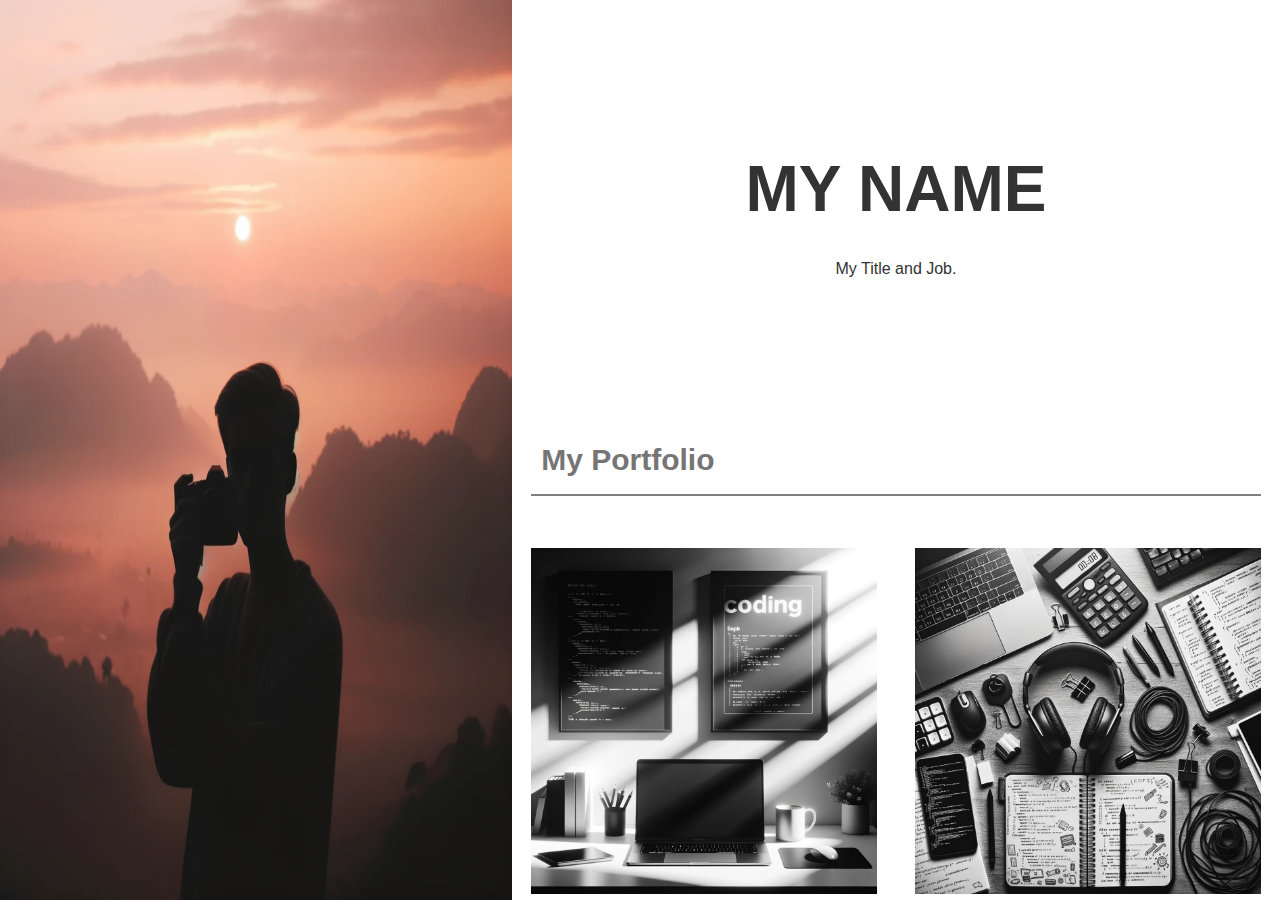
<file: index.html>
<!DOCTYPE html>
<html lang="en">
<head>
    <meta name="viewport" content="width=device-width, initial-scale=1.0">
    <link rel="stylesheet" href="css/site.css"/>
</head>
<body>

    <div class="sidebar">
        <img src="img/ProfilPicture.png" />
    </div>
    
    <div class="content">
    
        <div class="start">
            <h1>MY NAME</h1>
            <p>My Title and Job.</p>
            <img class="mobile-profile-pic" src="img/ProfilPicture.png" />
            
        </div>
    
        <div>
            <h2  class="lineandHeader">My Portfolio</h2>
            <hr style="left:0 !important;" class="grey-line lineandHeader">
            <div class="portfolio-section" id="portfolio" style="padding-top: 32px!important;padding-bottom: 32px!important; max-width: 980px; margin-left: auto;margin-right: auto;">
                <div class="portfolio-column">
                    <img src="img/p1.png" class="large-img" /> 
                    <img src="img/p3.png" class="large-img" /> 
                    <img src="img/p5.png" />                  
                </div>
                <div class="portfolio-column">
                    <img src="img/p2.png" />                
                    <img src="img/p4.png" class="large-img" />
                    <img src="img/p6.png" />                 
                </div>
            </div>
        </div>
    
        <div>
            <h2 class="lineandHeader">About</h2>
            <hr style="left:0 !important;" class="grey-line lineandHeader">
            <div>
                <p class="lineandHeader">
                    Adım Orhun Yıldırım Öğüt ve TOBB ETÜ Bilgisayar Mühendisliği bölümünde üçüncü sınıf öğrencisiyim. İlk ortak eğitim dönemimde Divvydrive firmasının web geliştirme departmanında uzun süreli bir staj gerçekleştirdim. Bu dönem içerisinde web geliştirme ve SEO (Arama Motoru Optimizasyonu) konularında deneyim kazandım.
Stockdisk web sitesinin geliştirdim. Ek olarak, 4N Drive projesine teknik katkılarda bulundum. Native Android uygulama geliştirmede bazı fonksiyonların tasarım ve yazım süreçlerinde aktif rol aldım. Bununla birlikte, nesne tanıma kabiliyetine sahip bir yapay zeka projesini görev aldım.
Odaklandığım ana alan yapay zeka olmasına rağmen ilk staj deneyimim sonrasında web projeleri geliştirmeye başladım. Şu an, Tenserflow ve Spleeter kullanarak hazırladığım Flask projesi üzerine yoğunlaşmış durumdayım. Bu projeyi yaklaşık olarak 1-2 hafta içerisinde tamamlamayı planlıyorum. Projem, vocal remover web sitelerindeki işlevselliği tam anlamıyla sunabilmektedir.
Kişisel ilgi alanlarıma gelirsek; düzenli spor aktivitelerine katılım sağlamakta ve oyun endüstrisinin gelişimini dikkatle takip etmekteyim.
                </p>
    
                <h2 class="lineandHeader">My Skills</h2>
                <hr style="left:0 !important;" class="grey-line lineandHeader">
                <p class="lineandHeader">Photography</p>
                <div class="container2 lineandHeader">
                    <span class="percent-text">%95</span>
                </div>
                <p></p>
                <p class="lineandHeader">Web Desing</p>
                <div class="container3 lineandHeader">
                    <span class="percent-text">%75</span>
                </div>
    
            </div>
        </div>
    
        <h2 class="lineandHeader">My Reputation</h2>
        <hr style="left:0 !important;" class="grey-line lineandHeader">
        <div class="lineandHeader">
            <div class="comment">
                <img src="img/p7.png" />
                <div class="columnp lineandHeader">
                    <p>
                        <span style="font-size: 18px!important; color: #000!important; margin-right: 20px;">Chandler Bing.</span>
                        Web Designer.
                    </p>
                    <p>Jane Doe is just awesome. I am so happy to have met her!</p>
                </div>
            </div>
            <div class="comment">
                <img src="img/p8.png" />
                <div class="columnp lineandHeader">
                    <p>
                        <span style="font-size: 18px!important; color: #000!important; margin-right: 20px;">Chandler Bing.</span>
                        Web Designer.
                    </p>
                    <p>Jane Doe is just awesome. I am so happy to have met her!</p>
                </div>
            </div>
            <div class="comment">
                <img src="img/p9.png" />
                <div class="columnp lineandHeader">
                    <p>
                        <span style="font-size: 18px!important; color: #000!important; margin-right: 20px;">Chandler Bing.</span>
                        Web Designer.
                    </p>
                    <p>Jane Doe is just awesome. I am so happy to have met her!</p>
                </div>
            </div>
        </div>
    
        <h2 class="lineandHeader">Contact Me</h2>
        <hr style="left:0 !important;" class="grey-line lineandHeader">
    
        <div class="lineandHeader">
            <div class="">
                <p>
                    <i class="fa fa-map-marker fa-fw fa-1.5x"></i>
                    Ankara, Tobb ETU
                </p>
                <p>
                    <i class="fa fa-phone fa-fw fa-1.5x"></i> Phone: +00 151515
                </p>
                <p>
                    <i class="fa fa-envelope fa-fw fa-1.5x"> </i> Email: mail@mail.com
                </p>
            </div>
        </div>
    </div>
    
</body>
</html>
</file>
<file: css/site.css>
body, html {
    height: 100%;
    margin: 0;
}
body {
    font-family: 'Arial', sans-serif; 
    color: #333;
    line-height: 1.6; 
}

.mobile-profile-pic {
    display: none;
    width: 75%;
    margin: 0 auto 20px auto;
}

h1 {
    font-size: 64px !important;
    margin: 10px !important;
    font-family: "Montserrat", sans-serif !important;
}
h2 {
    color: #757575 !important;
    font-size: 30px !important;
    margin: 10px !important;
    font-family: "Montserrat", sans-serif !important;
}

.lineandHeader {
    position: relative;
    left: 2.5%;
    width: 95%;
}

.start {
    padding: 128px 16px;
    text-align:center;
}

.container {
    margin: 0;
    width: 100%;
    height: 100%;
    padding: 0;
}

.sidebar {
    position: fixed;
    top: 0;
    left: 0;
    width: 40%;
    height: 100%;
    background-color: #f1f1f1; 
    overflow: hidden;
}

.content {
    margin-left: 40%; 
    width: 60%;
    height: 100%;
    overflow-y: auto; 
    background-color: #ffffff; 
}

    .content header, .content footer {
        padding: 20px;
    }

.sidebar img {
    width: 100%;
    height: 100%;
    display: inherit;
}

.menu-toggle {
    position: absolute;
    top: 20px;
    right: 20px;
    background-color: #f1f1f1;
    padding: 10px 15px;
    border: none;
    cursor: pointer;
}

.portfolio-grid {
    display: grid;
    grid-template-columns: repeat(3, 1fr);
    gap: 10px;
}

.contact-icons, .social-media-icons {
    display: flex;
    justify-content: center;
    gap: 10px;
}

.portfolio-section {
    display: flex;
    justify-content: space-between;
    align-items: flex-start;
}

.portfolio-column {
    display: flex;
    flex-direction: column;
    justify-content: flex-start;
    align-items: center; 
}

    .portfolio-column img {
        width: 90%;
        margin-bottom: 12px;
    }

.large-img {
    width: 100%;
}

.portfolio-column img:last-child {
    margin-bottom: 0;
}

.comment {
    display: flex;
    align-items: center;
    margin-bottom: 20px;
}

    .comment img {
        border-radius: 50%;
        width: 75px;
        height: 80px;
        object-fit: cover;
        margin-bottom: 15px;
    }

.columnp {
    display: flex;
    flex-direction: column; 
}

.grey-line {
    border: 0; 
    height: 2px; 
    background-color: grey;
    margin-bottom: 20px; 
}

.container2 {
    width: 95%;
    height: 25px;
    border: 1px solid black;
    position: relative;
    background: linear-gradient(90deg, #808080 95%, #ffffff 95%);
    padding: 4px 8px !important;
}

.container3 {
    width: 95%; 
    height: 25px; 
    border: 1px solid black; 
    position: relative;
    background: linear-gradient(90deg, #808080 75%, #ffffff 75%);
    background: linear-gradient(90deg, #808080 75%, #ffffff 75%);
    padding: 4px 8px !important;
}

.percent-text {
    color:#fff;
    position: absolute;
    top: 50%;
    left: 50%;
    transform: translate(-50%, -50%);
    font-size: 24px;
}

@media (max-width: 768px) {
    h1 {
        font-size: 32px !important;
    }

    h2 {
        font-size: 24px !important;
    }

    .lineandHeader {
        left: 5%;
        width: 90%;
    }

    .portfolio-column img {
        width: 100%;
    }

    .comment img {
        width: 50px;
        height: 55px;
    }

    .mobile-profile-pic {
        display: block;
    }

    .sidebar {
        display: none;
    }

    .content {
        margin-left: 0;
        width: 100%;
    }
}

@media (max-width: 480px) {
    h1 {
        font-size: 32px !important;
    }

    h2 {
        font-size: 24px !important;
    }

    .lineandHeader {
        left: 5%;
        width: 90%;
    }

    .portfolio-column img {
        width: 100%;
    }

    .comment img {
        width: 50px;
        height: 55px;
    }

    .mobile-profile-pic {
        display: block;
    }

    .sidebar {
        display: none;
    }

    .content {
        margin-left: 0;
        width: 100%;
    }
}
</file>
